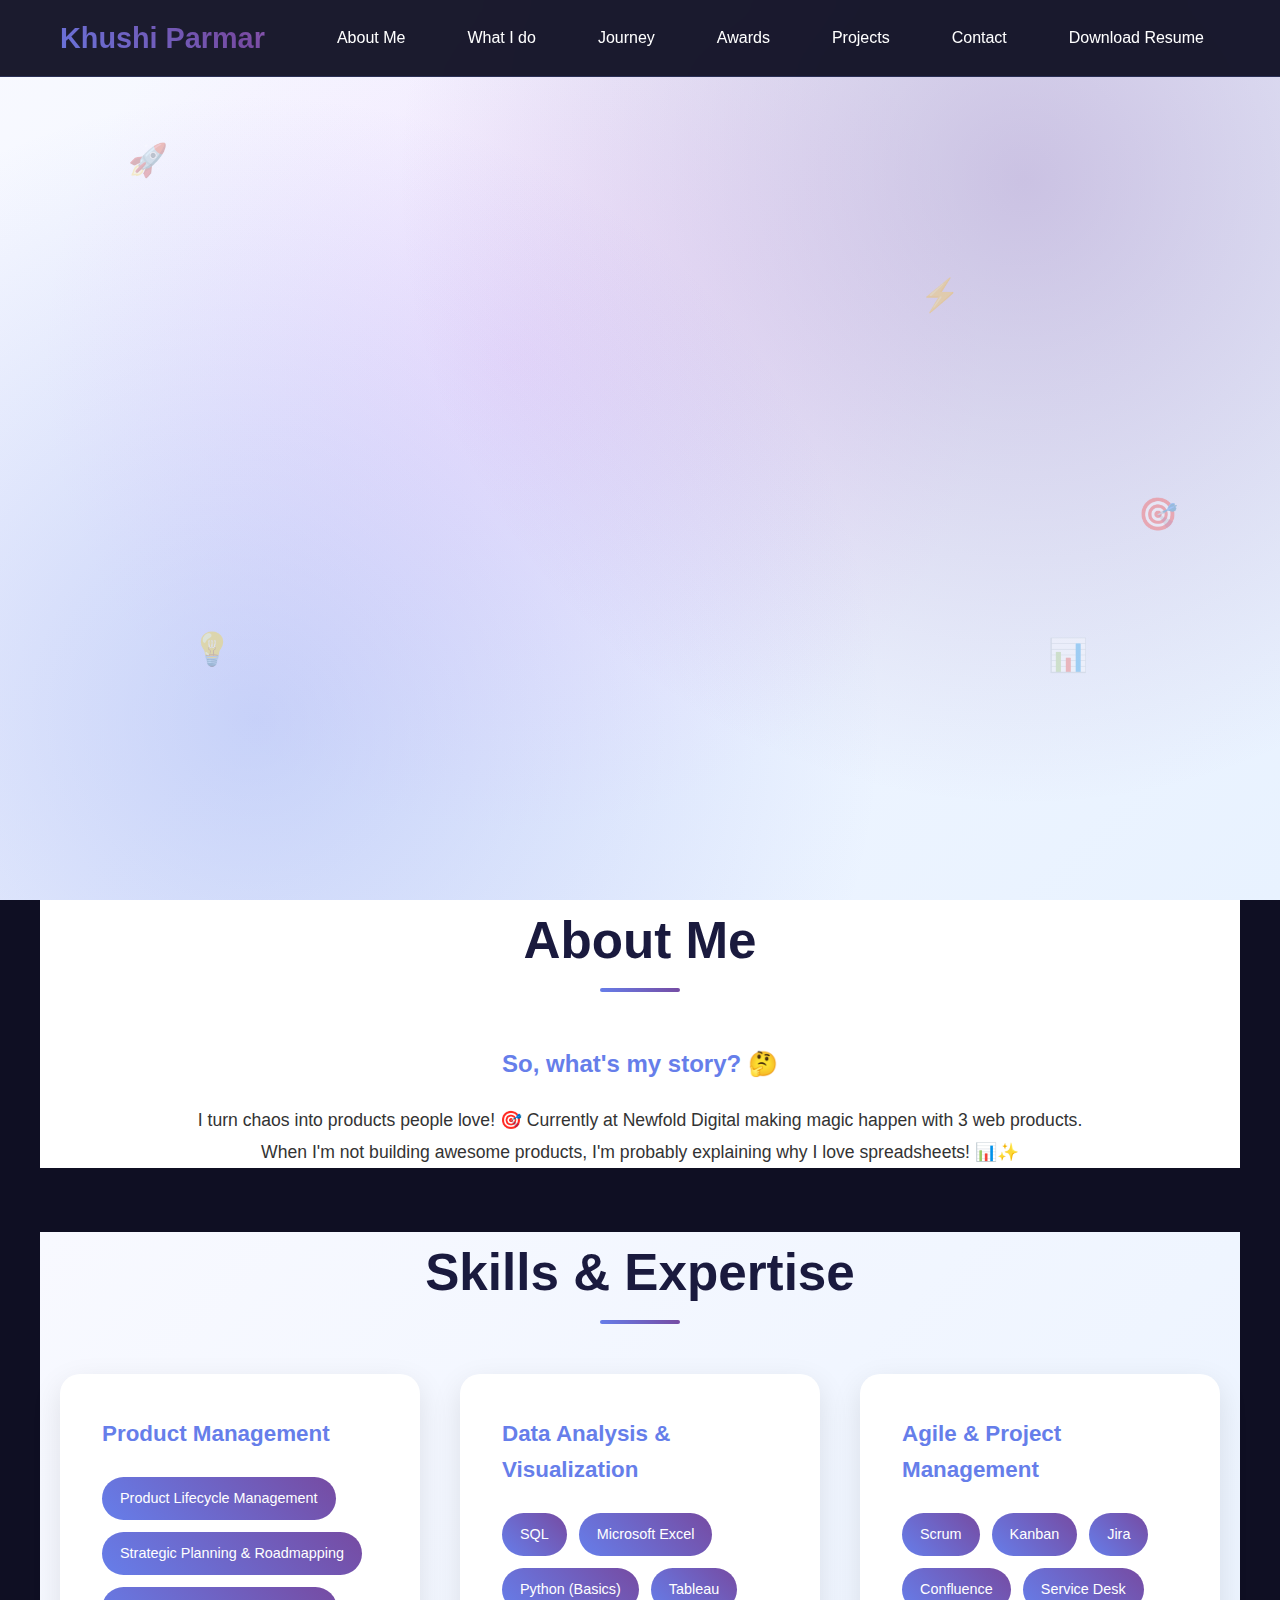
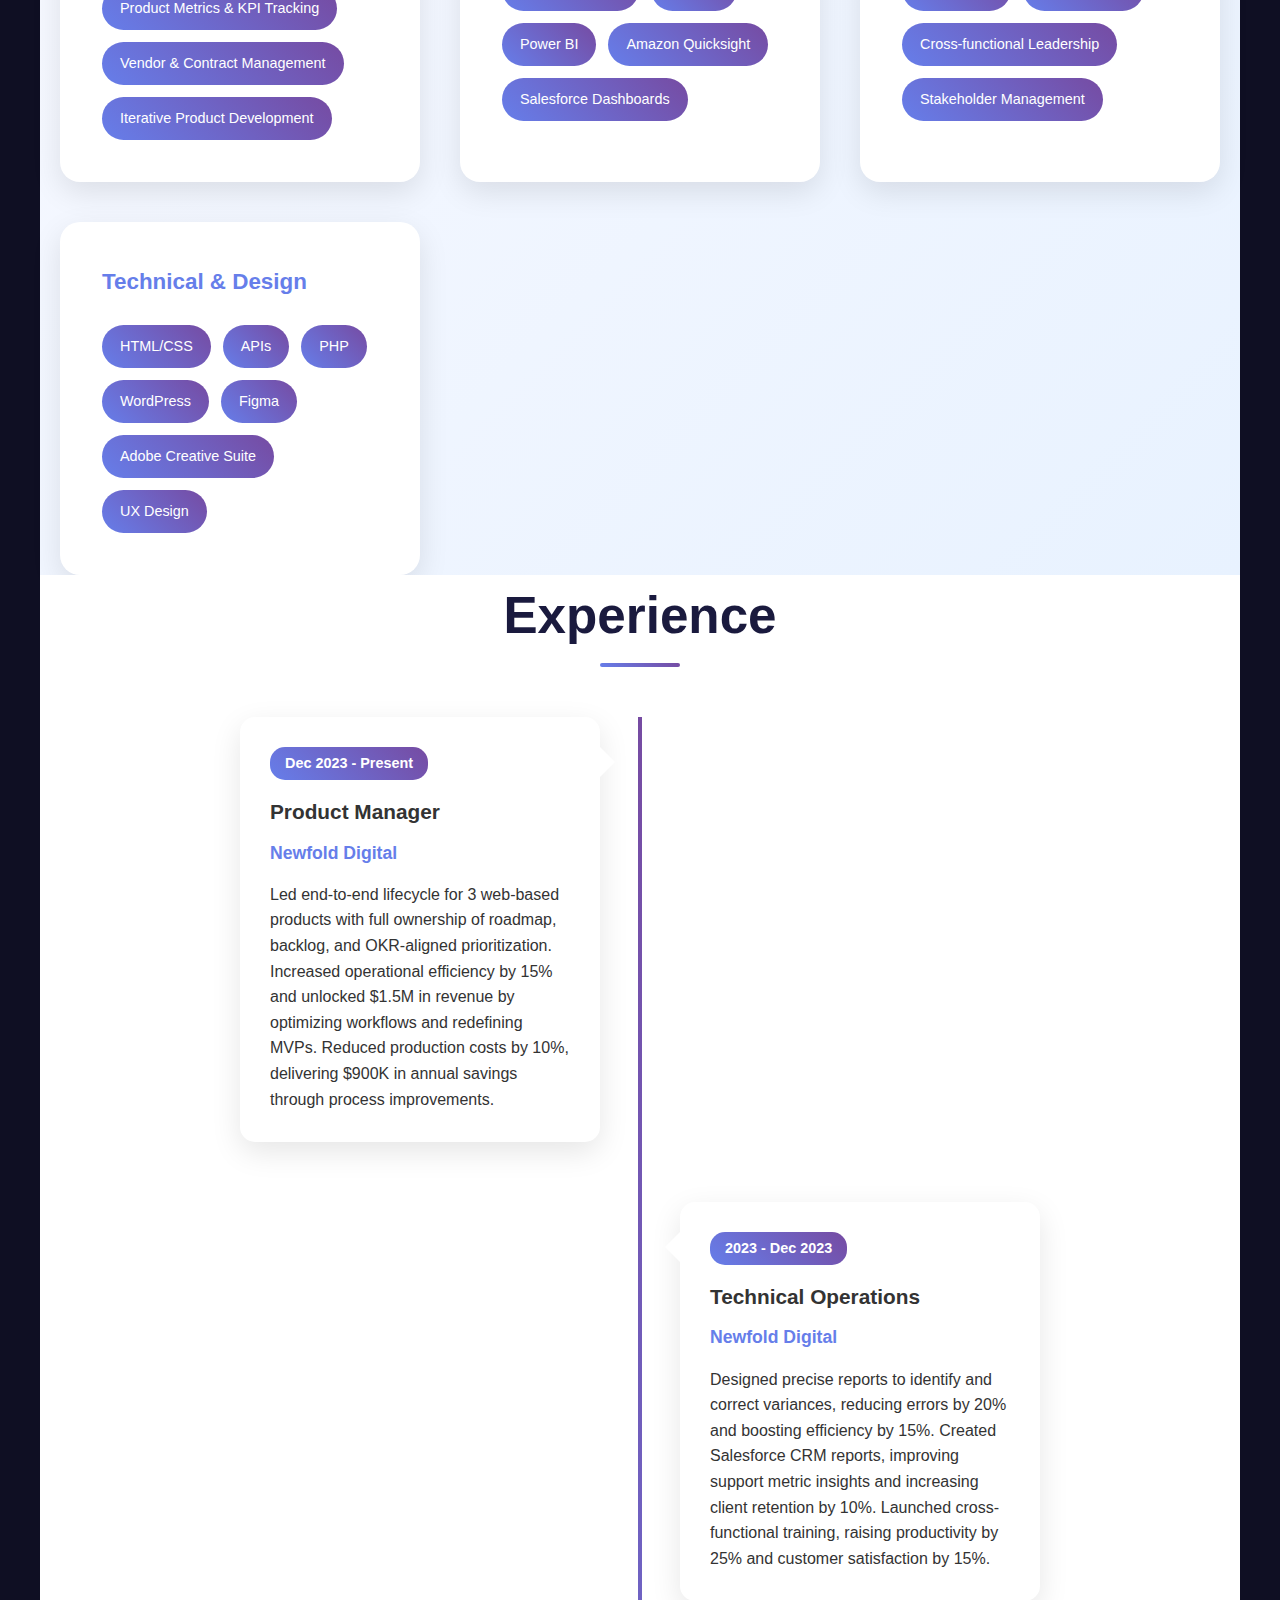
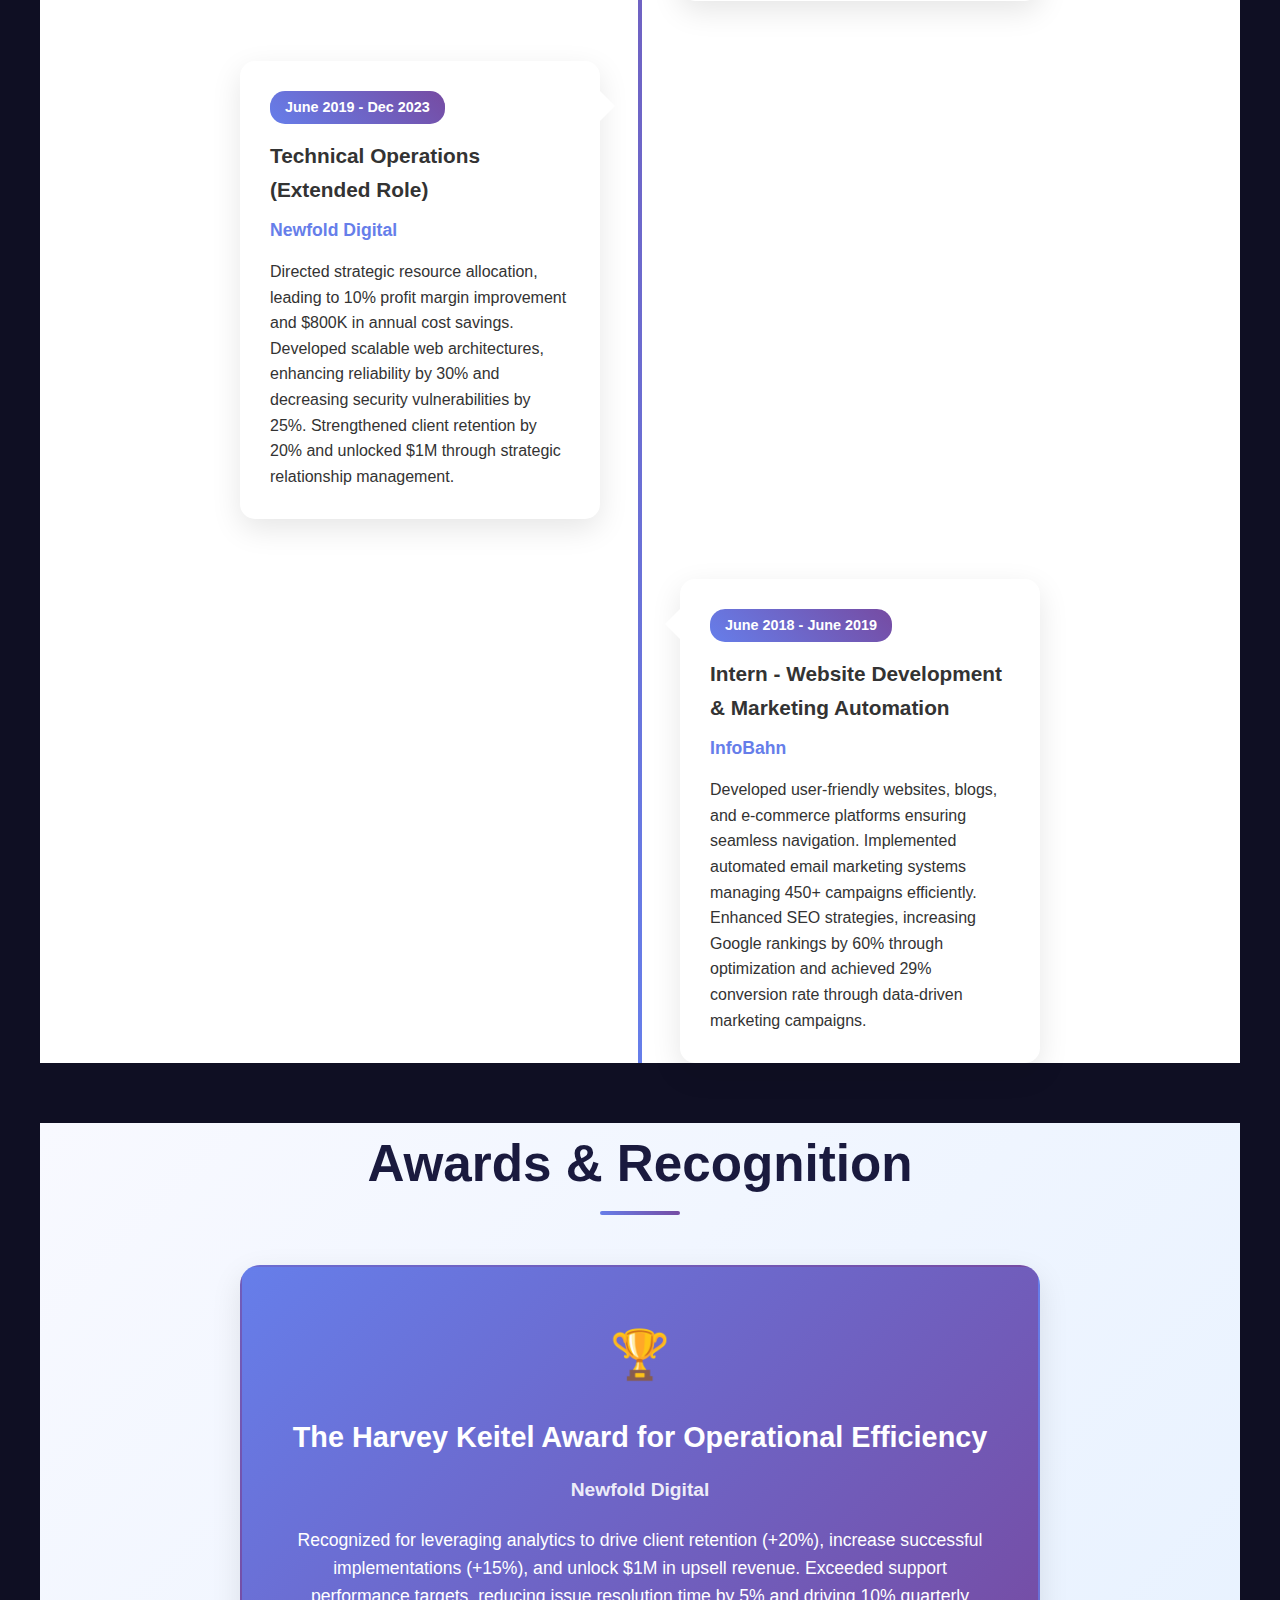
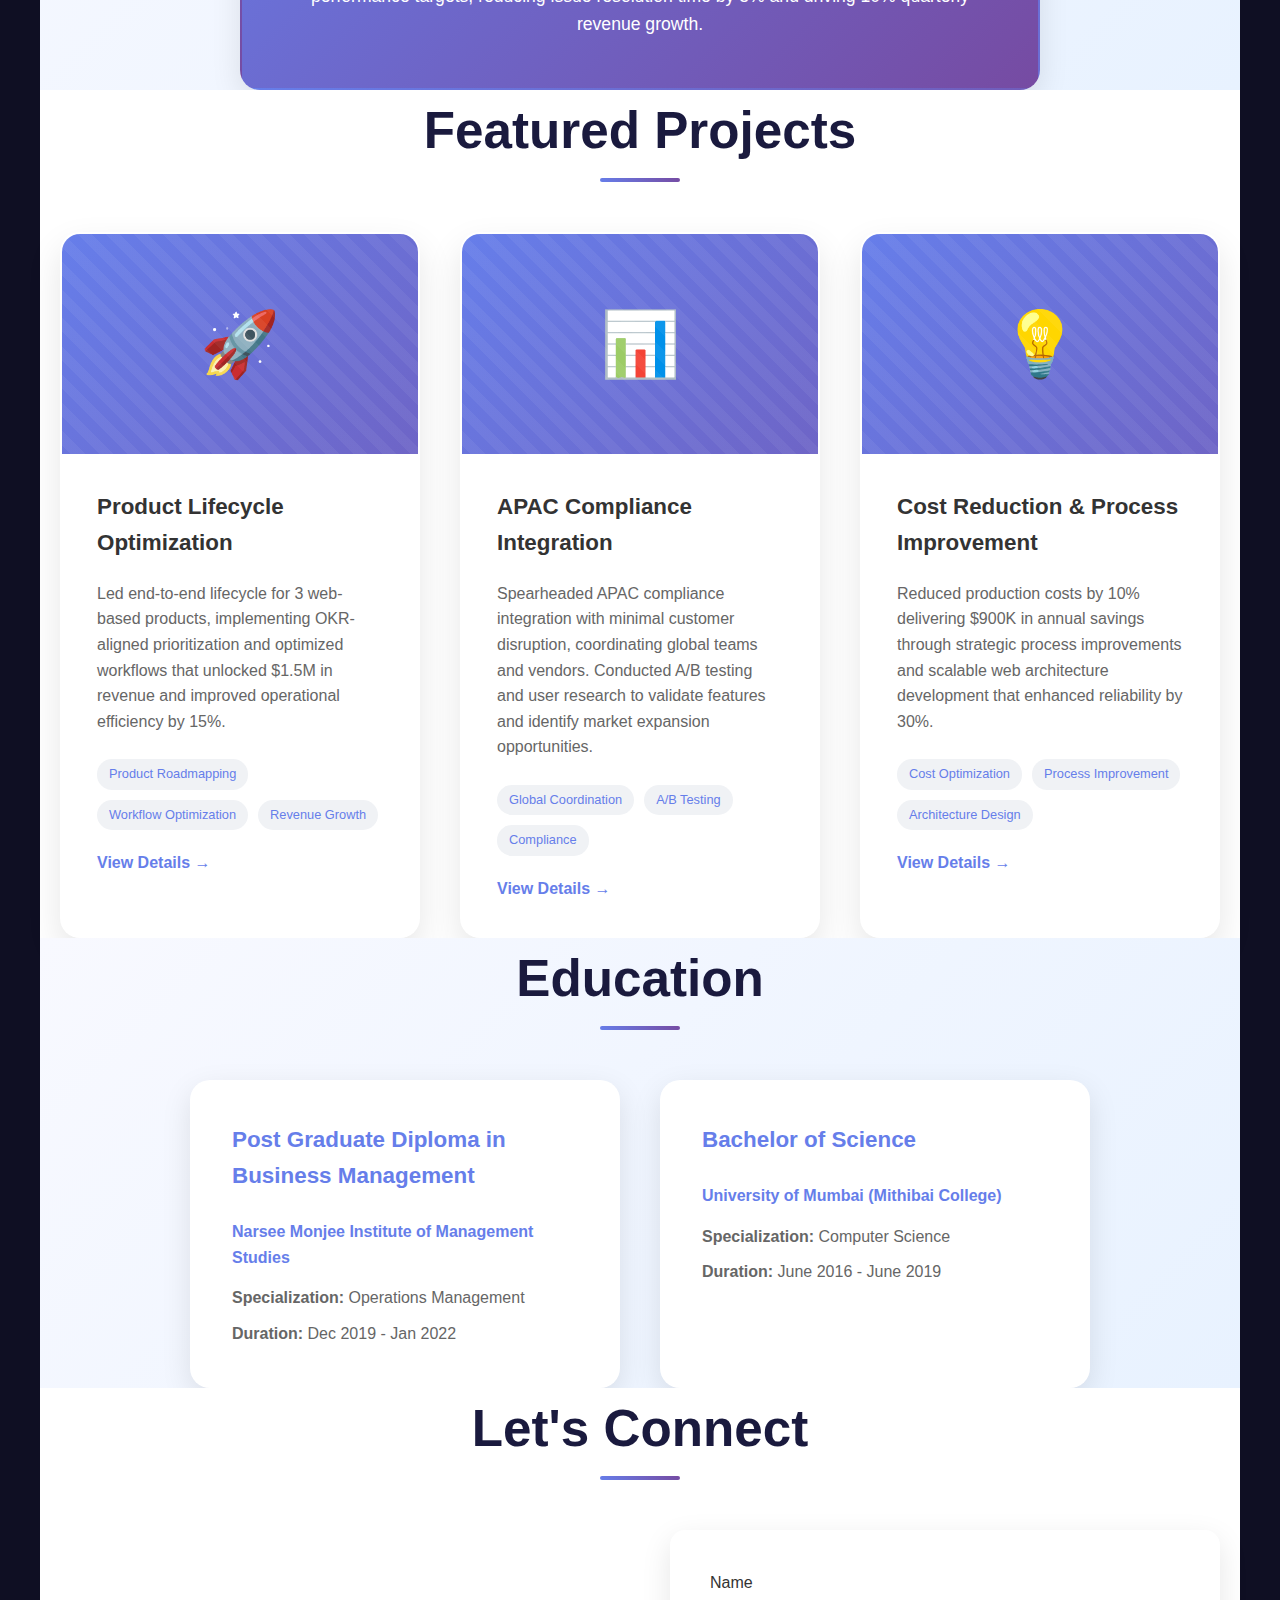
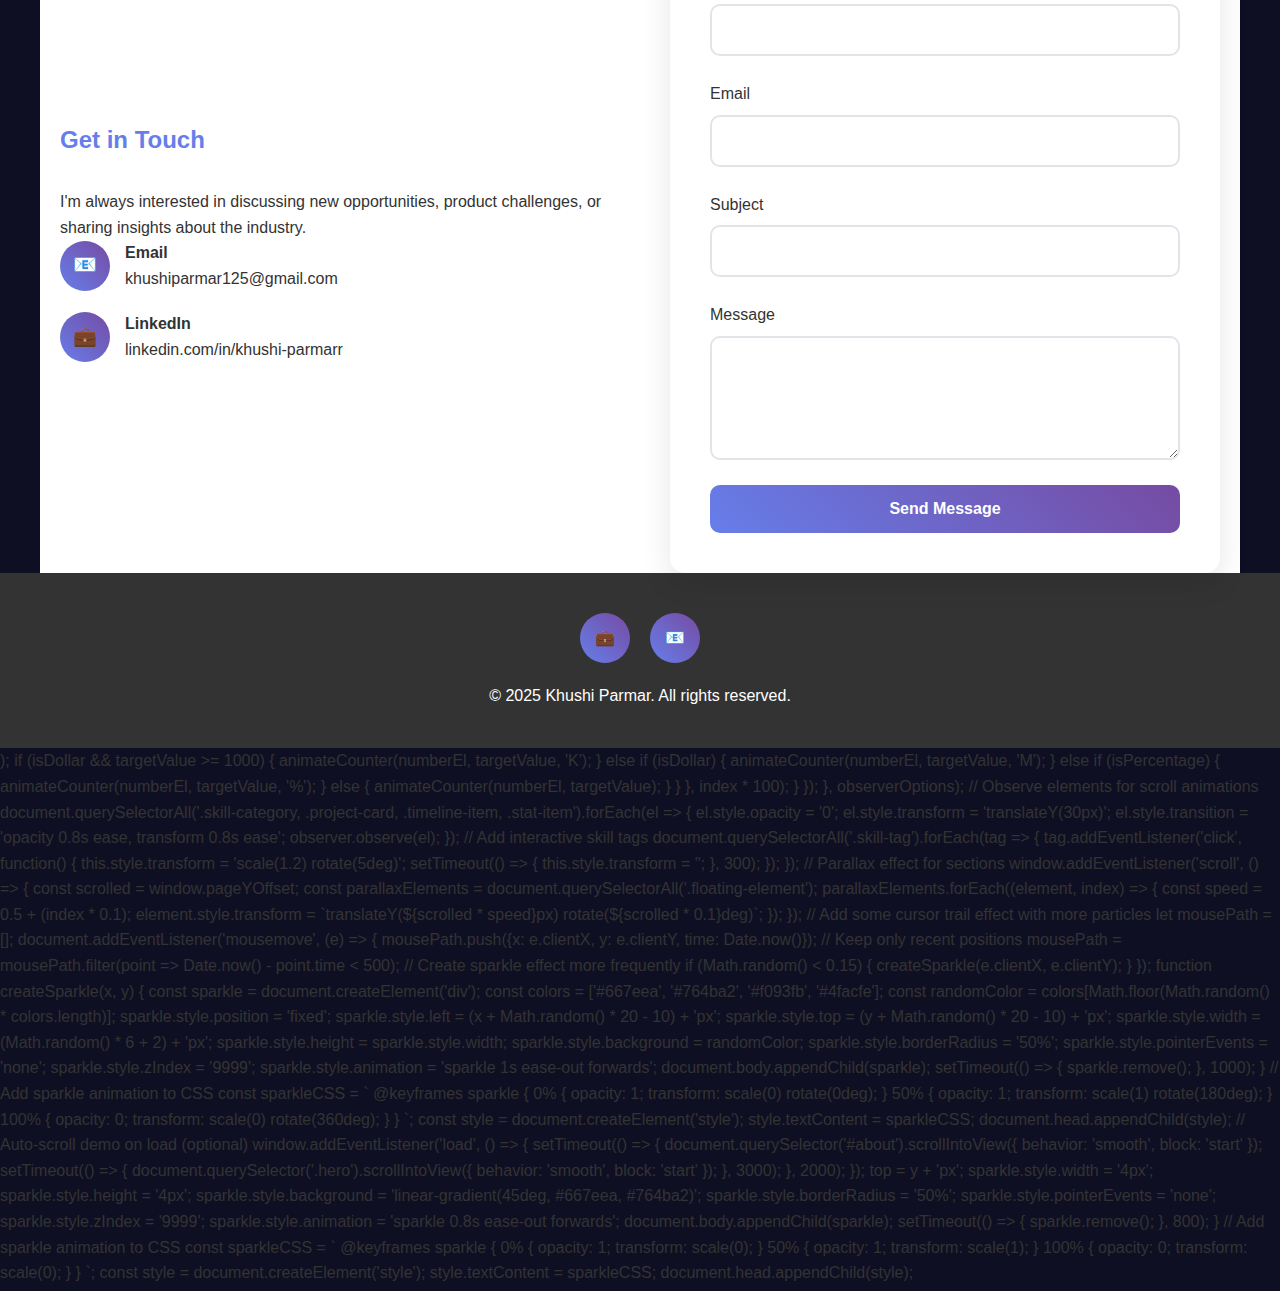
<file: index.html>
<!-- Google tag (gtag.js) -->
<script async src="https://www.googletagmanager.com/gtag/js?id=G-PVZ055EMQW"></script>
<script>
  window.dataLayer = window.dataLayer || [];
  function gtag(){dataLayer.push(arguments);}
  gtag('js', new Date());

  gtag('config', 'G-PVZ055EMQW');
</script>
<!DOCTYPE html>
<html lang="en">
<head>
    <meta charset="UTF-8">
    <meta name="viewport" content="width=device-width, initial-scale=1.0">
    <title>Khushi Parmar - Product Manager</title>
    <style>
        * {
            margin: 0;
            padding: 0;
            box-sizing: border-box;
        }

        body {
            font-family: 'Inter', -apple-system, BlinkMacSystemFont, sans-serif;
            background: #0f0f23;
            color: #333;
            line-height: 1.6;
            overflow-x: hidden;
        }

        .container {
            max-width: 1200px;
            margin: 0 auto;
            padding: 0 20px;
        }

        /* Header */
        header {
            position: fixed;
            top: 0;
            width: 100%;
            background: rgba(15, 15, 35, 0.95);
            backdrop-filter: blur(15px);
            z-index: 1000;
            padding: 15px 0;
            border-bottom: 1px solid rgba(102, 126, 234, 0.2);
        }

        nav {
            display: flex;
            justify-content: space-between;
            align-items: center;
        }

        .logo {
            font-size: 1.8rem;
            font-weight: 700;
            background: linear-gradient(45deg, #667eea, #764ba2, #f093fb);
            background-size: 200% 200%;
            animation: gradientShift 3s ease infinite;
            -webkit-background-clip: text;
            -webkit-text-fill-color: transparent;
            background-clip: text;
        }

        .nav-links {
            display: flex;
            list-style: none;
            gap: 30px;
        }

        .nav-links a {
            text-decoration: none;
            color: #fff;
            font-weight: 500;
            transition: all 0.3s ease;
            position: relative;
            padding: 8px 16px;
            border-radius: 25px;
        }

        .nav-links a:hover {
            background: rgba(102, 126, 234, 0.2);
            transform: translateY(-2px);
        }

        .nav-links a::before {
            content: '';
            position: absolute;
            width: 0;
            height: 2px;
            bottom: 0;
            left: 50%;
            background: linear-gradient(45deg, #667eea, #764ba2);
            transition: all 0.3s ease;
        }

        .nav-links a:hover::before {
            width: 100%;
            left: 0;
        }

        /* Hero Section */
        .hero {
            height: 100vh;
            display: flex;
            align-items: center;
            justify-content: center;
            text-align: center;
            color: white;
            position: relative;
            overflow: hidden;
            background: linear-gradient(135deg, #0f0f23 0%, #1a1a3e 50%, #2d2d5f 100%);
        }

        .hero::before {
            content: '';
            position: absolute;
            top: 0;
            left: 0;
            right: 0;
            bottom: 0;
            background: 
                radial-gradient(circle at 20% 80%, rgba(102, 126, 234, 0.3) 0%, transparent 50%),
                radial-gradient(circle at 80% 20%, rgba(118, 75, 162, 0.3) 0%, transparent 50%),
                radial-gradient(circle at 40% 40%, rgba(240, 147, 251, 0.2) 0%, transparent 50%);
            animation: backgroundPulse 4s ease-in-out infinite alternate;
        }

        .hero-content {
            z-index: 2;
            max-width: 900px;
            position: relative;
        }

        .hero h1 {
            font-size: 4.5rem;
            margin-bottom: 20px;
            opacity: 0;
            animation: fadeInUp 1s ease 0.5s forwards;
            background: linear-gradient(45deg, #fff, #667eea, #764ba2);
            background-size: 200% 200%;
            animation: fadeInUp 1s ease 0.5s forwards, gradientShift 3s ease infinite;
            -webkit-background-clip: text;
            -webkit-text-fill-color: transparent;
            background-clip: text;
            text-shadow: 0 0 30px rgba(102, 126, 234, 0.5);
        }

        .hero .subtitle {
            font-size: 1.8rem;
            margin-bottom: 30px;
            opacity: 0;
            animation: fadeInUp 1s ease 0.7s forwards;
            color: #667eea;
            font-weight: 600;
        }

        .hero p {
            font-size: 1.3rem;
            margin-bottom: 40px;
            opacity: 0;
            animation: fadeInUp 1s ease 0.9s forwards;
            color: rgba(255, 255, 255, 0.9);
            line-height: 1.6;
        }

        .cta-button {
            display: inline-block;
            padding: 18px 40px;
            background: linear-gradient(45deg, #667eea, #764ba2);
            color: white;
            text-decoration: none;
            border-radius: 50px;
            font-weight: 600;
            font-size: 1.1rem;
            transition: all 0.3s ease;
            border: 2px solid transparent;
            opacity: 0;
            animation: fadeInUp 1s ease 1.1s forwards;
            position: relative;
            overflow: hidden;
        }

        .cta-button::before {
            content: '';
            position: absolute;
            top: 0;
            left: -100%;
            width: 100%;
            height: 100%;
            background: linear-gradient(90deg, transparent, rgba(255,255,255,0.3), transparent);
            transition: left 0.5s;
        }

        .cta-button:hover::before {
            left: 100%;
        }

        .cta-button:hover {
            transform: translateY(-3px);
            box-shadow: 0 15px 35px rgba(102, 126, 234, 0.4);
            background: linear-gradient(45deg, #764ba2, #667eea);
        }

        /* Interactive floating elements */
        .floating-element {
            position: absolute;
            font-size: 2rem;
            opacity: 0.3;
            animation: float 6s ease-in-out infinite;
            cursor: pointer;
            transition: all 0.3s ease;
        }

        .floating-element:hover {
            opacity: 0.8;
            transform: scale(1.2);
        }

        .floating-element:nth-child(1) {
            top: 15%;
            left: 10%;
            animation-delay: 0s;
        }

        .floating-element:nth-child(2) {
            top: 70%;
            right: 15%;
            animation-delay: 2s;
        }

        .floating-element:nth-child(3) {
            bottom: 25%;
            left: 15%;
            animation-delay: 4s;
        }

        .floating-element:nth-child(4) {
            top: 30%;
            right: 25%;
            animation-delay: 1s;
        }

        .floating-element:nth-child(5) {
            bottom: 40%;
            right: 8%;
            animation-delay: 3s;
        }

        /* Sections */
        section {
            padding: 100px 0;
            background: #ffffff;
            position: relative;
        }

        section:nth-child(even) {
            background: linear-gradient(135deg, #f8f9ff 0%, #e8f2ff 100%);
        }

        .section-title {
            text-align: center;
            font-size: 3.2rem;
            margin-bottom: 60px;
            color: #1a1a3e;
            position: relative;
            font-weight: 700;
        }

        .section-title::after {
            content: '';
            position: absolute;
            bottom: -10px;
            left: 50%;
            transform: translateX(-50%);
            width: 80px;
            height: 4px;
            background: linear-gradient(45deg, #667eea, #764ba2);
            border-radius: 2px;
            animation: pulse 2s ease-in-out infinite;
        }

        /* About Section */
        .about-content {
            display: block;
            grid-template-columns: 1fr 2fr;
            gap: 60px;
            align-items: center;
            text-align: center;
            margin-bottom: 4rem;
        }
            
        }

        .profile-image {
            width: 300px;
            height: 300px;
            border-radius: 50%;
            object-fit: cover;
            border: 8px solid #667eea;
            box-shadow: 0 20px 40px rgba(0, 0, 0, 0.1);
            transition: transform 0.3s ease;
        }

        .profile-image:hover {
            transform: scale(1.05);
        }

        .about-text {
            font-size: 1.1rem;
            line-height: 1.8;
        }

        .about-text h3 {
            color: #667eea;
            margin-bottom: 20px;
            font-size: 1.5rem;
        }

        /* Skills Section */
        .skills-grid {
            display: grid;
            grid-template-columns: repeat(auto-fit, minmax(280px, 1fr));
            gap: 40px;
        }

        .skill-category {
            background: white;
            padding: 40px;
            border-radius: 20px;
            box-shadow: 0 10px 30px rgba(0, 0, 0, 0.1);
            transition: all 0.4s ease;
            position: relative;
            overflow: hidden;
            border: 2px solid transparent;
        }

        .skill-category::before {
            content: '';
            position: absolute;
            top: 0;
            left: -100%;
            width: 100%;
            height: 100%;
            background: linear-gradient(90deg, transparent, rgba(102, 126, 234, 0.1), transparent);
            transition: left 0.8s ease;
        }

        .skill-category:hover::before {
            left: 100%;
        }

        .skill-category:hover {
            transform: translateY(-10px) rotateX(5deg);
            border-color: #667eea;
            box-shadow: 0 20px 50px rgba(0, 0, 0, 0.15);
        }

        .skill-category h3 {
            color: #667eea;
            margin-bottom: 25px;
            font-size: 1.4rem;
            position: relative;
        }

        .skill-category h3::after {
            content: '';
            position: absolute;
            bottom: -8px;
            left: 0;
            width: 0;
            height: 3px;
            background: linear-gradient(45deg, #667eea, #764ba2);
            transition: width 0.4s ease;
            border-radius: 2px;
        }

        .skill-category:hover h3::after {
            width: 100%;
        }

        .skill-tags {
            display: flex;
            flex-wrap: wrap;
            gap: 12px;
        }

        .skill-tag {
            background: linear-gradient(45deg, #667eea, #764ba2);
            color: white;
            padding: 10px 18px;
            border-radius: 25px;
            font-size: 0.9rem;
            font-weight: 500;
            transition: all 0.3s ease;
            cursor: pointer;
            position: relative;
            overflow: hidden;
        }

        .skill-tag::before {
            content: '';
            position: absolute;
            top: 50%;
            left: 50%;
            width: 0;
            height: 0;
            background: rgba(255, 255, 255, 0.2);
            border-radius: 50%;
            transition: all 0.4s ease;
            transform: translate(-50%, -50%);
        }

        .skill-tag:hover::before {
            width: 200px;
            height: 200px;
        }

        .skill-tag:hover {
            transform: translateY(-3px) scale(1.05);
            box-shadow: 0 8px 20px rgba(102, 126, 234, 0.4);
        }

        /* Experience Section */
        .timeline {
            position: relative;
            max-width: 800px;
            margin: 0 auto;
        }

        .timeline::before {
            content: '';
            position: absolute;
            top: 0;
            left: 50%;
            transform: translateX(-50%);
            width: 4px;
            height: 100%;
            background: linear-gradient(45deg, #667eea, #764ba2);
        }

        .timeline-item {
            position: relative;
            margin-bottom: 60px;
            width: 45%;
        }

        .timeline-item:nth-child(odd) {
            left: 0;
        }

        .timeline-item:nth-child(even) {
            left: 55%;
        }

        .timeline-content {
            background: white;
            padding: 30px;
            border-radius: 15px;
            box-shadow: 0 10px 30px rgba(0, 0, 0, 0.1);
            position: relative;
        }

        .timeline-content::before {
            content: '';
            position: absolute;
            top: 30px;
            width: 0;
            height: 0;
            border: 15px solid transparent;
        }

        .timeline-item:nth-child(odd) .timeline-content::before {
            right: -30px;
            border-left-color: white;
        }

        .timeline-item:nth-child(even) .timeline-content::before {
            left: -30px;
            border-right-color: white;
        }

        .timeline-date {
            background: linear-gradient(45deg, #667eea, #764ba2);
            color: white;
            padding: 5px 15px;
            border-radius: 15px;
            display: inline-block;
            font-size: 0.9rem;
            font-weight: 600;
            margin-bottom: 15px;
        }

        .timeline-content h3 {
            color: #333;
            margin-bottom: 10px;
            font-size: 1.3rem;
        }

        .timeline-content h4 {
            color: #667eea;
            margin-bottom: 15px;
            font-size: 1.1rem;
        }

        /* Projects Section */
        .projects-grid {
            display: grid;
            grid-template-columns: repeat(auto-fit, minmax(350px, 1fr));
            gap: 40px;
        }

        /* Projects with more visual appeal */
        .project-card {
            background: white;
            border-radius: 20px;
            overflow: hidden;
            box-shadow: 0 15px 35px rgba(0, 0, 0, 0.1);
            transition: all 0.5s ease;
            position: relative;
            border: 2px solid transparent;
        }

        .project-card::before {
            content: '';
            position: absolute;
            top: 0;
            left: 0;
            right: 0;
            bottom: 0;
            background: linear-gradient(135deg, #667eea, #764ba2);
            opacity: 0;
            transition: opacity 0.4s ease;
            z-index: 1;
        }

        .project-card:hover::before {
            opacity: 0.03;
        }

        .project-card:hover {
            transform: translateY(-15px) rotateY(5deg);
            border-color: #667eea;
            box-shadow: 0 25px 60px rgba(0, 0, 0, 0.2);
        }

        .project-image {
            height: 220px;
            background: linear-gradient(135deg, #667eea, #764ba2, #f093fb);
            background-size: 400% 400%;
            animation: gradientMove 4s ease infinite;
            display: flex;
            align-items: center;
            justify-content: center;
            color: white;
            font-size: 4rem;
            position: relative;
            overflow: hidden;
        }

        .project-image::before {
            content: '';
            position: absolute;
            top: -50%;
            left: -50%;
            width: 200%;
            height: 200%;
            background: repeating-linear-gradient(
                45deg,
                transparent,
                transparent 10px,
                rgba(255,255,255,0.05) 10px,
                rgba(255,255,255,0.05) 20px
            );
            animation: movePattern 10s linear infinite;
        }

        @keyframes gradientMove {
            0% { background-position: 0% 50%; }
            50% { background-position: 100% 50%; }
            100% { background-position: 0% 50%; }
        }

        @keyframes movePattern {
            0% { transform: translateX(-20px) translateY(-20px); }
            100% { transform: translateX(20px) translateY(20px); }
        }

        .project-content {
            padding: 35px;
            position: relative;
            z-index: 2;
        }

        .project-content h3 {
            color: #333;
            margin-bottom: 20px;
            font-size: 1.4rem;
            font-weight: 700;
        }

        .project-content p {
            margin-bottom: 25px;
            color: #666;
            line-height: 1.6;
            font-size: 1rem;
        }

        .project-tags {
            display: flex;
            flex-wrap: wrap;
            gap: 10px;
            margin-bottom: 20px;
        }

        .project-tag {
            background: #f0f2f5;
            color: #667eea;
            padding: 5px 12px;
            border-radius: 15px;
            font-size: 0.8rem;
            font-weight: 500;
        }

        .project-link {
            color: #667eea;
            text-decoration: none;
            font-weight: 600;
            display: inline-flex;
            align-items: center;
            gap: 5px;
        }

        /* Contact Section */
        .contact-content {
            display: grid;
            grid-template-columns: 1fr 1fr;
            gap: 60px;
            align-items: center;
        }

        .contact-info h3 {
            color: #667eea;
            margin-bottom: 30px;
            font-size: 1.5rem;
        }

        .contact-item {
            display: flex;
            align-items: center;
            gap: 15px;
            margin-bottom: 20px;
        }

        .contact-icon {
            width: 50px;
            height: 50px;
            background: linear-gradient(45deg, #667eea, #764ba2);
            border-radius: 50%;
            display: flex;
            align-items: center;
            justify-content: center;
            color: white;
            font-size: 1.2rem;
        }

        .contact-form {
            background: white;
            padding: 40px;
            border-radius: 15px;
            box-shadow: 0 10px 30px rgba(0, 0, 0, 0.1);
        }

        .form-group {
            margin-bottom: 25px;
        }

        .form-group label {
            display: block;
            margin-bottom: 8px;
            color: #333;
            font-weight: 500;
        }

        .form-group input,
        .form-group textarea {
            width: 100%;
            padding: 15px;
            border: 2px solid #e1e5e9;
            border-radius: 10px;
            font-size: 1rem;
            transition: border-color 0.3s ease;
        }

        .form-group input:focus,
        .form-group textarea:focus {
            outline: none;
            border-color: #667eea;
        }

        .submit-btn {
            background: linear-gradient(45deg, #667eea, #764ba2);
            color: white;
            border: none;
            padding: 15px 30px;
            border-radius: 10px;
            font-size: 1rem;
            font-weight: 600;
            cursor: pointer;
            transition: transform 0.3s ease;
            width: 100%;
        }

        .submit-btn:hover {
            transform: translateY(-2px);
        }

        /* Footer */
        footer {
            background: #333;
            color: white;
            text-align: center;
            padding: 40px 0;
        }

        .social-links {
            display: flex;
            justify-content: center;
            gap: 20px;
            margin-bottom: 20px;
        }

        .social-link {
            width: 50px;
            height: 50px;
            background: linear-gradient(45deg, #667eea, #764ba2);
            border-radius: 50%;
            display: flex;
            align-items: center;
            justify-content: center;
            color: white;
            text-decoration: none;
            transition: transform 0.3s ease;
        }

        .social-link:hover {
            transform: translateY(-3px);
        }

        /* Animations */
        @keyframes fadeInUp {
            from {
                opacity: 0;
                transform: translateY(30px);
            }
            to {
                opacity: 1;
                transform: translateY(0);
            }
        }

        @keyframes float {
            0%, 100% {
                transform: translateY(0px) rotate(0deg);
            }
            50% {
                transform: translateY(-20px) rotate(180deg);
            }
        }

        @keyframes gradientShift {
            0% {
                background-position: 0% 50%;
            }
            50% {
                background-position: 100% 50%;
            }
            100% {
                background-position: 0% 50%;
            }
        }

        @keyframes backgroundPulse {
            0% {
                opacity: 0.8;
            }
            100% {
                opacity: 1;
            }
        }

        /* Stats Grid */
        .stats-grid {
            display: grid;
            grid-template-columns: repeat(3, 1fr);
            gap: 30px;
            margin: 40px 0;
        }

        .stat-item {
            text-align: center;
            padding: 30px 20px;
            background: linear-gradient(135deg, #667eea 0%, #764ba2 100%);
            border-radius: 20px;
            color: white;
            transform: translateY(20px);
            opacity: 0;
            transition: all 0.6s ease;
            cursor: pointer;
            position: relative;
            overflow: hidden;
        }

        .stat-item::before {
            content: '';
            position: absolute;
            top: -50%;
            left: -50%;
            width: 200%;
            height: 200%;
            background: linear-gradient(45deg, transparent, rgba(255,255,255,0.1), transparent);
            transform: rotate(45deg);
            transition: all 0.8s ease;
            opacity: 0;
        }

        .stat-item:hover::before {
            opacity: 1;
            animation: shimmer 1.5s ease-in-out infinite;
        }

        .stat-item:hover {
            transform: translateY(-10px) scale(1.05);
            box-shadow: 0 20px 40px rgba(102, 126, 234, 0.3);
        }

        .stat-number {
            font-size: 2.5rem;
            font-weight: 800;
            margin-bottom: 10px;
            text-shadow: 0 2px 10px rgba(0,0,0,0.2);
        }

        .stat-label {
            font-size: 1rem;
            font-weight: 500;
            opacity: 0.9;
        }

        @keyframes shimmer {
            0% { transform: translateX(-100%) translateY(-100%) rotate(45deg); }
            100% { transform: translateX(100%) translateY(100%) rotate(45deg); }
        }

        @keyframes countUp {
            from { opacity: 0; transform: translateY(20px); }
            to { opacity: 1; transform: translateY(0); }
        }

        /* Responsive Design */
        @media (max-width: 768px) {
            .nav-links {
                display: none;
            }

            .hero h1 {
                font-size: 2.5rem;
            }

            .hero .subtitle {
                font-size: 1.2rem;
            }

            .about-content {
                grid-template-columns: 1fr;
                text-align: center;
            }

            .timeline::before {
                left: 20px;
            }

            .timeline-item {
                width: calc(100% - 60px);
                left: 60px !important;
            }

            .timeline-item:nth-child(even) .timeline-content::before {
                left: -30px;
                border-right-color: white;
                border-left-color: transparent;
            }

            .contact-content {
                grid-template-columns: 1fr;
            }

            .section-title {
                font-size: 2rem;
            }
        }
    </style>
</head>
<body>
    <header>
        <nav class="container">
            <div class="logo">Khushi Parmar</div>
            <ul class="nav-links">
                <li><a href="#about">About Me</a></li>
                <li><a href="#skills">What I do</a></li>
                <li><a href="#experience">Journey</a></li>
                <li><a href="#awards">Awards</a></li>
                <li><a href="#projects">Projects</a></li>
                <li><a href="#contact">Contact</a></li>
                <li><a href="#" class="cta-button-892" target="_blank" rel="noopener noreferrer" style="position: relative;">Download Resume</a></li>
            </ul>
        </nav>
    </header>

    <section class="hero">
        <div class="floating-element" onclick="this.style.transform='scale(1.5) rotate(360deg)'">🚀</div>
        <div class="floating-element" onclick="this.style.transform='scale(1.5) rotate(-360deg)'">📊</div>
        <div class="floating-element" onclick="this.style.transform='scale(1.5) rotate(360deg)'">💡</div>
        <div class="floating-element" onclick="this.style.transform='scale(1.5) rotate(-360deg)'">⚡</div>
        <div class="floating-element" onclick="this.style.transform='scale(1.5) rotate(360deg)'">🎯</div>
        <div class="hero-content">
            <h1>Hey, I'm Khushi! 👋</h1>
            <div class="subtitle">Product Manager @ Newfold Digital</div>
            <p>I turn crazy ideas into products that actually work 🎉<br>
            Built 3 web products • Made $1.5M happen • Love making things 15% better ✨</p>
            <a href="#contact" class="cta-button">Let's Chat! 💬</a>
        </div>
    </section>

    <section id="about" class="container">
        <h2 class="section-title">About Me</h2>
        <div class="about-content">
            <div class="about-text">
                <h3>So, what's my story? 🤔</h3>
                <p>I turn chaos into products people love! 🎯 Currently at Newfold Digital making magic happen with 3 web products.</p> 
                <p>When I'm not building awesome products, I'm probably explaining why I love spreadsheets! 📊✨</p>
            </div>
        </div>
    </section>

    <section id="skills" class="container">
        <h2 class="section-title">Skills & Expertise</h2>
        <div class="skills-grid">
            <div class="skill-category">
                <h3>Product Management</h3>
                <div class="skill-tags">
                    <span class="skill-tag">Product Lifecycle Management</span>
                    <span class="skill-tag">Strategic Planning & Roadmapping</span>
                    <span class="skill-tag">Product Metrics & KPI Tracking</span>
                    <span class="skill-tag">Vendor & Contract Management</span>
                    <span class="skill-tag">Iterative Product Development</span>
                </div>
            </div>
            <div class="skill-category">
                <h3>Data Analysis & Visualization</h3>
                <div class="skill-tags">
                    <span class="skill-tag">SQL</span>
                    <span class="skill-tag">Microsoft Excel</span>
                    <span class="skill-tag">Python (Basics)</span>
                    <span class="skill-tag">Tableau</span>
                    <span class="skill-tag">Power BI</span>
                    <span class="skill-tag">Amazon Quicksight</span>
                    <span class="skill-tag">Salesforce Dashboards</span>
                </div>
            </div>
            <div class="skill-category">
                <h3>Agile & Project Management</h3>
                <div class="skill-tags">
                    <span class="skill-tag">Scrum</span>
                    <span class="skill-tag">Kanban</span>
                    <span class="skill-tag">Jira</span>
                    <span class="skill-tag">Confluence</span>
                    <span class="skill-tag">Service Desk</span>
                    <span class="skill-tag">Cross-functional Leadership</span>
                    <span class="skill-tag">Stakeholder Management</span>
                </div>
            </div>
            <div class="skill-category">
                <h3>Technical & Design</h3>
                <div class="skill-tags">
                    <span class="skill-tag">HTML/CSS</span>
                    <span class="skill-tag">APIs</span>
                    <span class="skill-tag">PHP</span>
                    <span class="skill-tag">WordPress</span>
                    <span class="skill-tag">Figma</span>
                    <span class="skill-tag">Adobe Creative Suite</span>
                    <span class="skill-tag">UX Design</span>
                </div>
            </div>
        </div>
    </section>

    <section id="experience" class="container">
        <h2 class="section-title">Experience</h2>
        <div class="timeline">
            <div class="timeline-item">
                <div class="timeline-content">
                    <div class="timeline-date">Dec 2023 - Present</div>
                    <h3>Product Manager</h3>
                    <h4>Newfold Digital</h4>
                    <p>Led end-to-end lifecycle for 3 web-based products with full ownership of roadmap, backlog, and OKR-aligned prioritization. Increased operational efficiency by 15% and unlocked $1.5M in revenue by optimizing workflows and redefining MVPs. Reduced production costs by 10%, delivering $900K in annual savings through process improvements.</p>
                </div>
            </div>
            <div class="timeline-item">
                <div class="timeline-content">
                    <div class="timeline-date">2023 - Dec 2023</div>
                    <h3>Technical Operations</h3>
                    <h4>Newfold Digital</h4>
                    <p>Designed precise reports to identify and correct variances, reducing errors by 20% and boosting efficiency by 15%. Created Salesforce CRM reports, improving support metric insights and increasing client retention by 10%. Launched cross-functional training, raising productivity by 25% and customer satisfaction by 15%.</p>
                </div>
            </div>
            <div class="timeline-item">
                <div class="timeline-content">
                    <div class="timeline-date">June 2019 - Dec 2023</div>
                    <h3>Technical Operations (Extended Role)</h3>
                    <h4>Newfold Digital</h4>
                    <p>Directed strategic resource allocation, leading to 10% profit margin improvement and $800K in annual cost savings. Developed scalable web architectures, enhancing reliability by 30% and decreasing security vulnerabilities by 25%. Strengthened client retention by 20% and unlocked $1M through strategic relationship management.</p>
                </div>
            </div>
            <div class="timeline-item">
                <div class="timeline-content">
                    <div class="timeline-date">June 2018 - June 2019</div>
                    <h3>Intern - Website Development & Marketing Automation</h3>
                    <h4>InfoBahn</h4>
                    <p>Developed user-friendly websites, blogs, and e-commerce platforms ensuring seamless navigation. Implemented automated email marketing systems managing 450+ campaigns efficiently. Enhanced SEO strategies, increasing Google rankings by 60% through optimization and achieved 29% conversion rate through data-driven marketing campaigns.</p>
                </div>
            </div>
        </div>
    </section>

    <section id="awards" class="container">
        <h2 class="section-title">Awards & Recognition</h2>
        <div style="max-width: 800px; margin: 0 auto;">
            <div class="skill-category" style="text-align: center; padding: 50px; background: linear-gradient(135deg, #667eea 0%, #764ba2 100%); color: white; border-radius: 20px;">
                <div style="font-size: 3rem; margin-bottom: 20px;">🏆</div>
                <h3 style="color: white; font-size: 1.8rem; margin-bottom: 15px;">The Harvey Keitel Award for Operational Efficiency</h3>
                <h4 style="color: rgba(255,255,255,0.9); font-size: 1.2rem; margin-bottom: 20px;">Newfold Digital</h4>
                <p style="font-size: 1.1rem; line-height: 1.6;">Recognized for leveraging analytics to drive client retention (+20%), increase successful implementations (+15%), and unlock $1M in upsell revenue. Exceeded support performance targets, reducing issue resolution time by 5% and driving 10% quarterly revenue growth.</p>
            </div>
        </div>
    </section>

    <section id="projects" class="container">
        <h2 class="section-title">Featured Projects</h2>
        <div class="projects-grid">
            <div class="project-card">
                <div class="project-image">🚀</div>
                <div class="project-content">
                    <h3>Product Lifecycle Optimization</h3>
                    <p>Led end-to-end lifecycle for 3 web-based products, implementing OKR-aligned prioritization and optimized workflows that unlocked $1.5M in revenue and improved operational efficiency by 15%.</p>
                    <div class="project-tags">
                        <span class="project-tag">Product Roadmapping</span>
                        <span class="project-tag">Workflow Optimization</span>
                        <span class="project-tag">Revenue Growth</span>
                    </div>
                    <a href="#" class="project-link">View Details →</a>
                </div>
            </div>
            <div class="project-card">
                <div class="project-image">📊</div>
                <div class="project-content">
                    <h3>APAC Compliance Integration</h3>
                    <p>Spearheaded APAC compliance integration with minimal customer disruption, coordinating global teams and vendors. Conducted A/B testing and user research to validate features and identify market expansion opportunities.</p>
                    <div class="project-tags">
                        <span class="project-tag">Global Coordination</span>
                        <span class="project-tag">A/B Testing</span>
                        <span class="project-tag">Compliance</span>
                    </div>
                    <a href="#" class="project-link">View Details →</a>
                </div>
            </div>
            <div class="project-card">
                <div class="project-image">💡</div>
                <div class="project-content">
                    <h3>Cost Reduction & Process Improvement</h3>
                    <p>Reduced production costs by 10% delivering $900K in annual savings through strategic process improvements and scalable web architecture development that enhanced reliability by 30%.</p>
                    <div class="project-tags">
                        <span class="project-tag">Cost Optimization</span>
                        <span class="project-tag">Process Improvement</span>
                        <span class="project-tag">Architecture Design</span>
                    </div>
                    <a href="#" class="project-link">View Details →</a>
                </div>
            </div>
        </div>
    </section>

    <section id="education" class="container">
        <h2 class="section-title">Education</h2>
        <div class="skills-grid" style="max-width: 900px; margin: 0 auto;">
            <div class="skill-category">
                <h3>Post Graduate Diploma in Business Management</h3>
                <h4 style="color: #667eea; margin-bottom: 15px;">Narsee Monjee Institute of Management Studies</h4>
                <p style="color: #666; margin-bottom: 10px;"><strong>Specialization:</strong> Operations Management</p>
                <p style="color: #666;"><strong>Duration:</strong> Dec 2019 - Jan 2022</p>
            </div>
            <div class="skill-category">
                <h3>Bachelor of Science</h3>
                <h4 style="color: #667eea; margin-bottom: 15px;">University of Mumbai (Mithibai College)</h4>
                <p style="color: #666; margin-bottom: 10px;"><strong>Specialization:</strong> Computer Science</p>
                <p style="color: #666;"><strong>Duration:</strong> June 2016 - June 2019</p>
            </div>
        </div>
    </section>

    <section id="contact" class="container">
        <h2 class="section-title">Let's Connect</h2>
        <div class="contact-content">
            <div class="contact-info">
                <h3>Get in Touch</h3>
                <p>I'm always interested in discussing new opportunities, product challenges, or sharing insights about the industry.</p>
                <div class="contact-item">
                    <div class="contact-icon">📧</div>
                    <div>
                        <strong>Email</strong><br>
                        khushiparmar125@gmail.com
                    </div>
                </div>
                <div class="contact-item">
                    <div class="contact-icon">💼</div>
                    <div>
                        <strong>LinkedIn</strong><br>
                        linkedin.com/in/khushi-parmarr
                    </div>
                </div>

            </div>
            <div class="contact-form">
                <form>
                    <div class="form-group">
                        <label for="name">Name</label>
                        <input type="text" id="name" name="name" required>
                    </div>
                    <div class="form-group">
                        <label for="email">Email</label>
                        <input type="email" id="email" name="email" required>
                    </div>
                    <div class="form-group">
                        <label for="subject">Subject</label>
                        <input type="text" id="subject" name="subject" required>
                    </div>
                    <div class="form-group">
                        <label for="message">Message</label>
                        <textarea id="message" name="message" rows="5" required></textarea>
                    </div>
                    <button type="submit" class="submit-btn">Send Message</button>
                </form>
            </div>
        </div>
    </section>

    <footer>
        <div class="container">
            <div class="social-links">
                <a href="https://linkedin.com/in/khushi-parmarr" class="social-link" target="_blank">💼</a>
                <a href="mailto:khushiparmar125@gmail.com" class="social-link">📧</a>
            </div>
            <p>&copy; 2025 Khushi Parmar. All rights reserved.</p>
        </div>
    </footer>

    <script>
        // Smooth scrolling for navigation links
        document.querySelectorAll('a[href^="#"]').forEach(anchor => {
            anchor.addEventListener('click', function (e) {
                e.preventDefault();
                const target = document.querySelector(this.getAttribute('href'));
                if (target) {
                    target.scrollIntoView({
                        behavior: 'smooth',
                        block: 'start'
                    });
                }
            });
        });

        // Interactive floating elements
        document.querySelectorAll('.floating-element').forEach(el => {
            el.addEventListener('click', function() {
                this.style.transition = 'all 0.5s ease';
                setTimeout(() => {
                    this.style.transform = '';
                    this.style.transition = '';
                }, 500);
            });
        });

        // Animated counter for stats
        function animateCounter(element, target, suffix = '') {
            let count = 0;
            const increment = target / 100;
            const timer = setInterval(() => {
                count += increment;
                if (count >= target) {
                    count = target;
                    clearInterval(timer);
                }
                element.textContent = (suffix === '%' ? Math.floor(count) : count.toFixed(1)) + suffix;
            }, 20);
        }

        // Fun easter egg - typing effect for hero subtitle
        const subtitle = document.querySelector('.hero .subtitle');
        const originalText = subtitle.textContent;
        const funTitles = [
            'Product Manager @ Newfold Digital',
            'Spreadsheet Whisperer 📊',
            'Revenue Magician 🎩✨',
            'Bug Squasher Supreme 🐛',
            'User Story Translator 📝',
            'Efficiency Optimizer Pro ⚡',
            'Data Detective 🔍',
            'Feature Factory Owner 🏭'
        ];
        
        let currentIndex = 0;
        setInterval(() => {
            subtitle.style.opacity = '0';
            setTimeout(() => {
                currentIndex = (currentIndex + 1) % funTitles.length;
                subtitle.textContent = funTitles[currentIndex];
                subtitle.style.opacity = '1';
            }, 300);
        }, 2500);

        // Form submission handler with fun response
        document.querySelector('form').addEventListener('submit', function(e) {
            e.preventDefault();
            const responses = [
                'Thanks for reaching out! I\'ll get back to you faster than you can say "sprint planning" 🏃‍♀️',
                'Message received! Expect a reply soon (probably with some product management puns) 😄',
                'Awesome! Your message is now in my backlog - highest priority, of course! 📋',
                'Got it! I\'ll respond quicker than a user clicking away from a slow loading page ⚡',
                'Perfect! Adding your message to my roadmap right now 🗺️',
                'Received! Time to pivot from coding to replying 🔄'
            ];
            const randomResponse = responses[Math.floor(Math.random() * responses.length)];
            alert(randomResponse);
            this.reset();
        });

        // Enhanced Intersection Observer for staggered animations
        const observerOptions = {
            threshold: 0.2,
            rootMargin: '0px 0px -50px 0px'
        };

        const observer = new IntersectionObserver((entries) => {
            entries.forEach((entry, index) => {
                if (entry.isIntersecting) {
                    setTimeout(() => {
                        entry.target.style.opacity = '1';
                        entry.target.style.transform = 'translateY(0)';
                        entry.target.classList.add('animate');
                        
                        // Trigger counter animation for stats
                        if (entry.target.classList.contains('stat-item')) {
                            const numberEl = entry.target.querySelector('.stat-number');
                            const targetValue = parseFloat(entry.target.dataset.count);
                            const isPercentage = entry.target.textContent.includes('%');
                            const isDollar = entry.target.textContent.includes('top = y + 'px';
            sparkle.style.width = '4px';
            sparkle.style.height = '4px';
            sparkle.style.background = 'linear-gradient(45deg, #667eea, #764ba2)';
            sparkle.style.borderRadius = '50%';
            sparkle.style.pointerEvents = 'none';
            sparkle.style.zIndex = '9999';
            sparkle.style.animation = 'sparkle 0.8s ease-out forwards';
            
            document.body.appendChild(sparkle);
            
            setTimeout(() => {
                sparkle.remove();
            }, 800);
        }

        // Add sparkle animation to CSS
        const sparkleCSS = `
            @keyframes sparkle {
                0% {
                    opacity: 1;
                    transform: scale(0);
                }
                50% {
                    opacity: 1;
                    transform: scale(1);
                }
                100% {
                    opacity: 0;
                    transform: scale(0);
                }
            }
        `;
        const style = document.createElement('style');
        style.textContent = sparkleCSS;
        document.head.appendChild(style);
    </script>
</body>
</html>);
                            
                            if (isDollar && targetValue >= 1000) {
                                animateCounter(numberEl, targetValue, 'K');
                            } else if (isDollar) {
                                animateCounter(numberEl, targetValue, 'M');
                            } else if (isPercentage) {
                                animateCounter(numberEl, targetValue, '%');
                            } else {
                                animateCounter(numberEl, targetValue);
                            }
                        }
                    }, index * 100);
                }
            });
        }, observerOptions);

        // Observe elements for scroll animations
        document.querySelectorAll('.skill-category, .project-card, .timeline-item, .stat-item').forEach(el => {
            el.style.opacity = '0';
            el.style.transform = 'translateY(30px)';
            el.style.transition = 'opacity 0.8s ease, transform 0.8s ease';
            observer.observe(el);
        });

        // Add interactive skill tags
        document.querySelectorAll('.skill-tag').forEach(tag => {
            tag.addEventListener('click', function() {
                this.style.transform = 'scale(1.2) rotate(5deg)';
                setTimeout(() => {
                    this.style.transform = '';
                }, 300);
            });
        });

        // Parallax effect for sections
        window.addEventListener('scroll', () => {
            const scrolled = window.pageYOffset;
            const parallaxElements = document.querySelectorAll('.floating-element');
            
            parallaxElements.forEach((element, index) => {
                const speed = 0.5 + (index * 0.1);
                element.style.transform = `translateY(${scrolled * speed}px) rotate(${scrolled * 0.1}deg)`;
            });
        });

        // Add some cursor trail effect with more particles
        let mousePath = [];
        document.addEventListener('mousemove', (e) => {
            mousePath.push({x: e.clientX, y: e.clientY, time: Date.now()});
            
            // Keep only recent positions
            mousePath = mousePath.filter(point => Date.now() - point.time < 500);
            
            // Create sparkle effect more frequently
            if (Math.random() < 0.15) {
                createSparkle(e.clientX, e.clientY);
            }
        });

        function createSparkle(x, y) {
            const sparkle = document.createElement('div');
            const colors = ['#667eea', '#764ba2', '#f093fb', '#4facfe'];
            const randomColor = colors[Math.floor(Math.random() * colors.length)];
            
            sparkle.style.position = 'fixed';
            sparkle.style.left = (x + Math.random() * 20 - 10) + 'px';
            sparkle.style.top = (y + Math.random() * 20 - 10) + 'px';
            sparkle.style.width = (Math.random() * 6 + 2) + 'px';
            sparkle.style.height = sparkle.style.width;
            sparkle.style.background = randomColor;
            sparkle.style.borderRadius = '50%';
            sparkle.style.pointerEvents = 'none';
            sparkle.style.zIndex = '9999';
            sparkle.style.animation = 'sparkle 1s ease-out forwards';
            
            document.body.appendChild(sparkle);
            
            setTimeout(() => {
                sparkle.remove();
            }, 1000);
        }

        // Add sparkle animation to CSS
        const sparkleCSS = `
            @keyframes sparkle {
                0% {
                    opacity: 1;
                    transform: scale(0) rotate(0deg);
                }
                50% {
                    opacity: 1;
                    transform: scale(1) rotate(180deg);
                }
                100% {
                    opacity: 0;
                    transform: scale(0) rotate(360deg);
                }
            }
        `;
        const style = document.createElement('style');
        style.textContent = sparkleCSS;
        document.head.appendChild(style);

        // Auto-scroll demo on load (optional)
        window.addEventListener('load', () => {
            setTimeout(() => {
                document.querySelector('#about').scrollIntoView({
                    behavior: 'smooth',
                    block: 'start'
                });
                setTimeout(() => {
                    document.querySelector('.hero').scrollIntoView({
                        behavior: 'smooth',
                        block: 'start'
                    });
                }, 3000);
            }, 2000);
        });
    </script>top = y + 'px';
            sparkle.style.width = '4px';
            sparkle.style.height = '4px';
            sparkle.style.background = 'linear-gradient(45deg, #667eea, #764ba2)';
            sparkle.style.borderRadius = '50%';
            sparkle.style.pointerEvents = 'none';
            sparkle.style.zIndex = '9999';
            sparkle.style.animation = 'sparkle 0.8s ease-out forwards';
            
            document.body.appendChild(sparkle);
            
            setTimeout(() => {
                sparkle.remove();
            }, 800);
        }

        // Add sparkle animation to CSS
        const sparkleCSS = `
            @keyframes sparkle {
                0% {
                    opacity: 1;
                    transform: scale(0);
                }
                50% {
                    opacity: 1;
                    transform: scale(1);
                }
                100% {
                    opacity: 0;
                    transform: scale(0);
                }
            }
        `;
        const style = document.createElement('style');
        style.textContent = sparkleCSS;
        document.head.appendChild(style);
    </script>
</body>
</html>
</file>
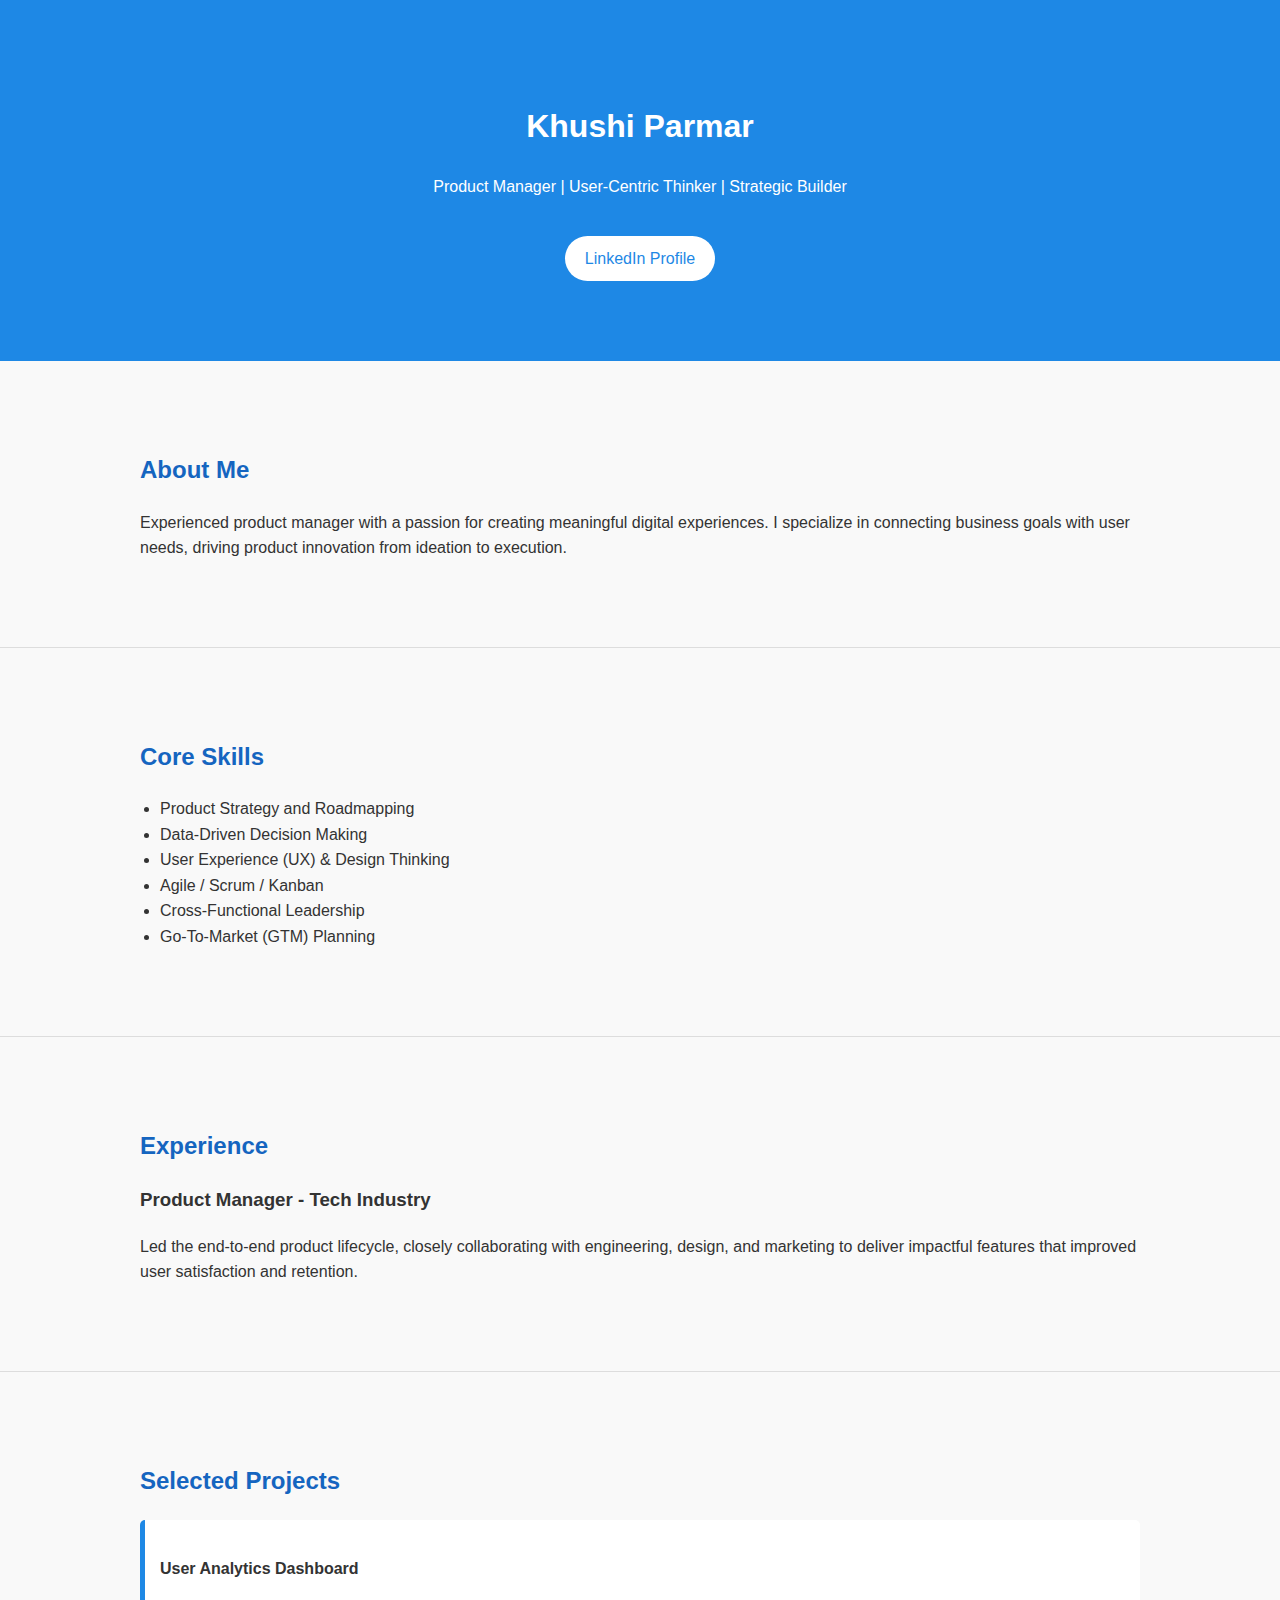
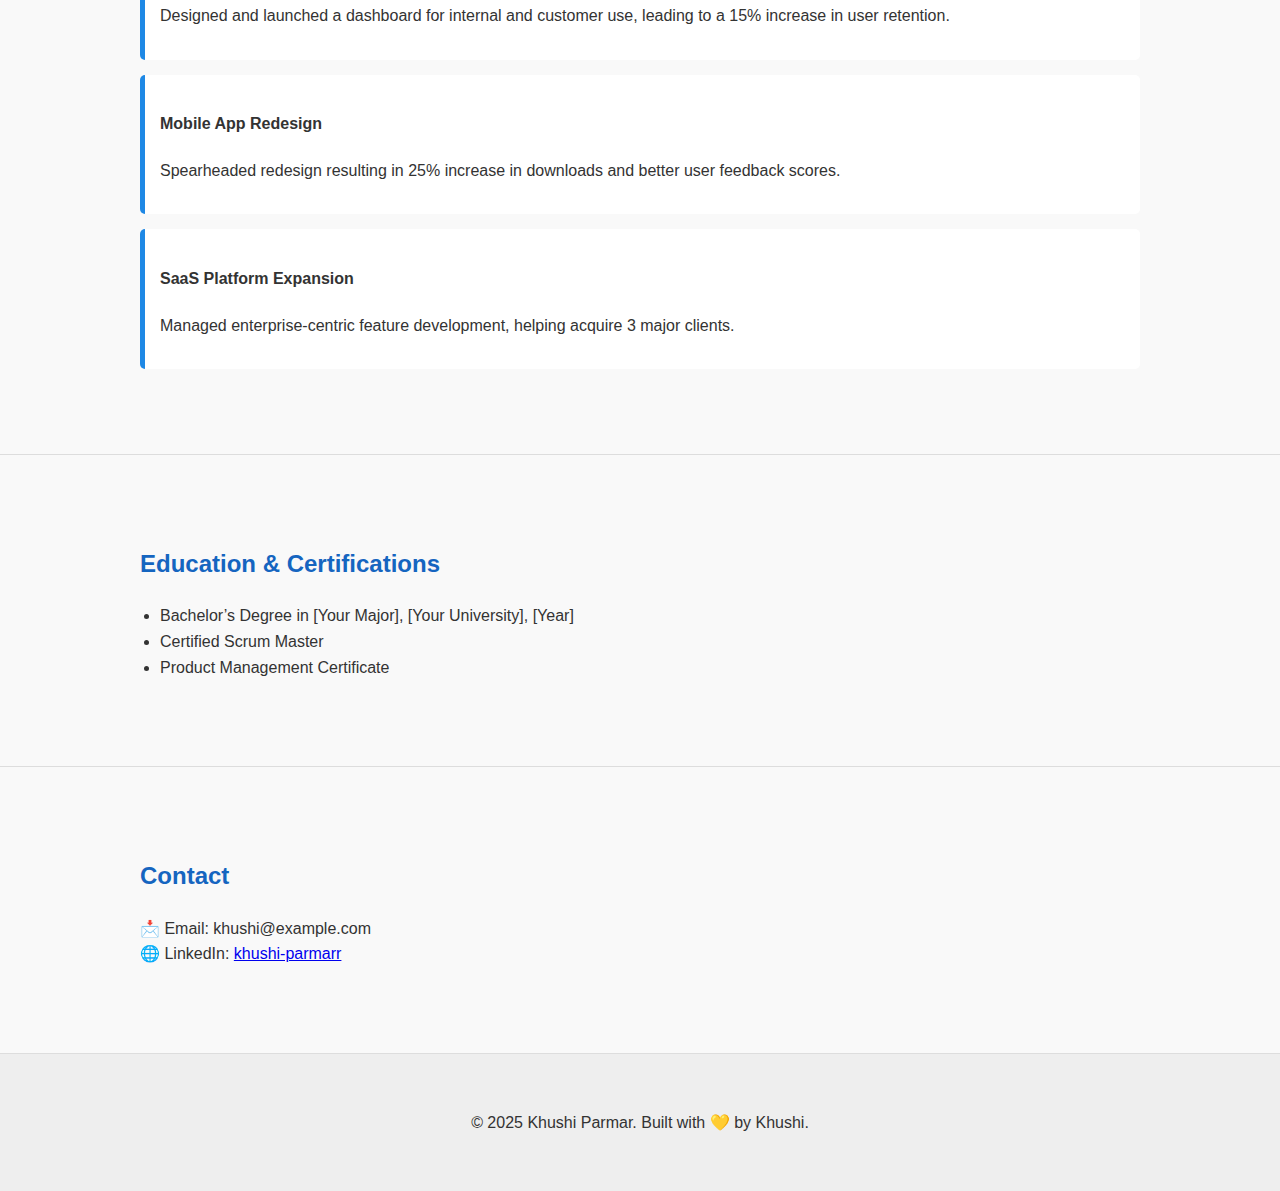
<file: oldindex.html>
<!DOCTYPE html>
<html lang="en">
<head>
  <meta charset="UTF-8" />
  <meta name="viewport" content="width=device-width, initial-scale=1.0" />
  <title>Khushi Parmar | Product Manager</title>
  <link rel="stylesheet" href="style.css" />
</head>
<body>
  <header>
    <div class="container">
      <h1>Khushi Parmar</h1>
      <p>Product Manager | User-Centric Thinker | Strategic Builder</p>
      <a href="https://www.linkedin.com/in/khushi-parmarr/" target="_blank" class="btn">LinkedIn Profile</a>
    </div>
  </header>

  <section class="about">
    <div class="container">
      <h2>About Me</h2>
      <p>Experienced product manager with a passion for creating meaningful digital experiences. I specialize in connecting business goals with user needs, driving product innovation from ideation to execution.</p>
    </div>
  </section>

  <section class="skills">
    <div class="container">
      <h2>Core Skills</h2>
      <ul>
        <li>Product Strategy and Roadmapping</li>
        <li>Data-Driven Decision Making</li>
        <li>User Experience (UX) & Design Thinking</li>
        <li>Agile / Scrum / Kanban</li>
        <li>Cross-Functional Leadership</li>
        <li>Go-To-Market (GTM) Planning</li>
      </ul>
    </div>
  </section>

  <section class="experience">
    <div class="container">
      <h2>Experience</h2>
      <h3>Product Manager - Tech Industry</h3>
      <p>Led the end-to-end product lifecycle, closely collaborating with engineering, design, and marketing to deliver impactful features that improved user satisfaction and retention.</p>
    </div>
  </section>

  <section class="projects">
    <div class="container">
      <h2>Selected Projects</h2>
      <div class="project-card">
        <h4>User Analytics Dashboard</h4>
        <p>Designed and launched a dashboard for internal and customer use, leading to a 15% increase in user retention.</p>
      </div>
      <div class="project-card">
        <h4>Mobile App Redesign</h4>
        <p>Spearheaded redesign resulting in 25% increase in downloads and better user feedback scores.</p>
      </div>
      <div class="project-card">
        <h4>SaaS Platform Expansion</h4>
        <p>Managed enterprise-centric feature development, helping acquire 3 major clients.</p>
      </div>
    </div>
  </section>

  <section class="education">
    <div class="container">
      <h2>Education & Certifications</h2>
      <ul>
        <li>Bachelor’s Degree in [Your Major], [Your University], [Year]</li>
        <li>Certified Scrum Master</li>
        <li>Product Management Certificate</li>
      </ul>
    </div>
  </section>

  <section class="contact">
    <div class="container">
      <h2>Contact</h2>
      <p>📩 Email: khushi@example.com <br />
      🌐 LinkedIn: <a href="https://www.linkedin.com/in/khushi-parmarr/">khushi-parmarr</a></p>
    </div>
  </section>

  <footer>
    <div class="container">
      <p>© 2025 Khushi Parmar. Built with 💛 by Khushi.</p>
    </div>
  </footer>
</body>
</html>
</file>
<file: style.css>
:root {
  --primary: #1e88e5;
  --accent: #1565c0;
  --bg: #f9f9f9;
  --text: #333;
}

body {
  font-family: 'Segoe UI', sans-serif;
  margin: 0;
  background-color: var(--bg);
  color: var(--text);
  line-height: 1.6;
}

.container {
  max-width: 1000px;
  margin: auto;
  padding: 20px;
}

header {
  background: var(--primary);
  color: white;
  text-align: center;
  padding: 60px 20px;
}

header .btn {
  background: white;
  color: var(--primary);
  padding: 10px 20px;
  text-decoration: none;
  border-radius: 30px;
  margin-top: 20px;
  display: inline-block;
}

section {
  padding: 50px 20px;
  border-bottom: 1px solid #ddd;
}

section h2 {
  margin-bottom: 20px;
  color: var(--accent);
}

.skills ul, .education ul {
  list-style: disc;
  padding-left: 20px;
}

.project-card {
  background: white;
  padding: 15px;
  margin-bottom: 15px;
  border-left: 5px solid var(--primary);
  border-radius: 5px;
}

footer {
  text-align: center;
  padding: 20px;
  background: #eee;
}
</file>
